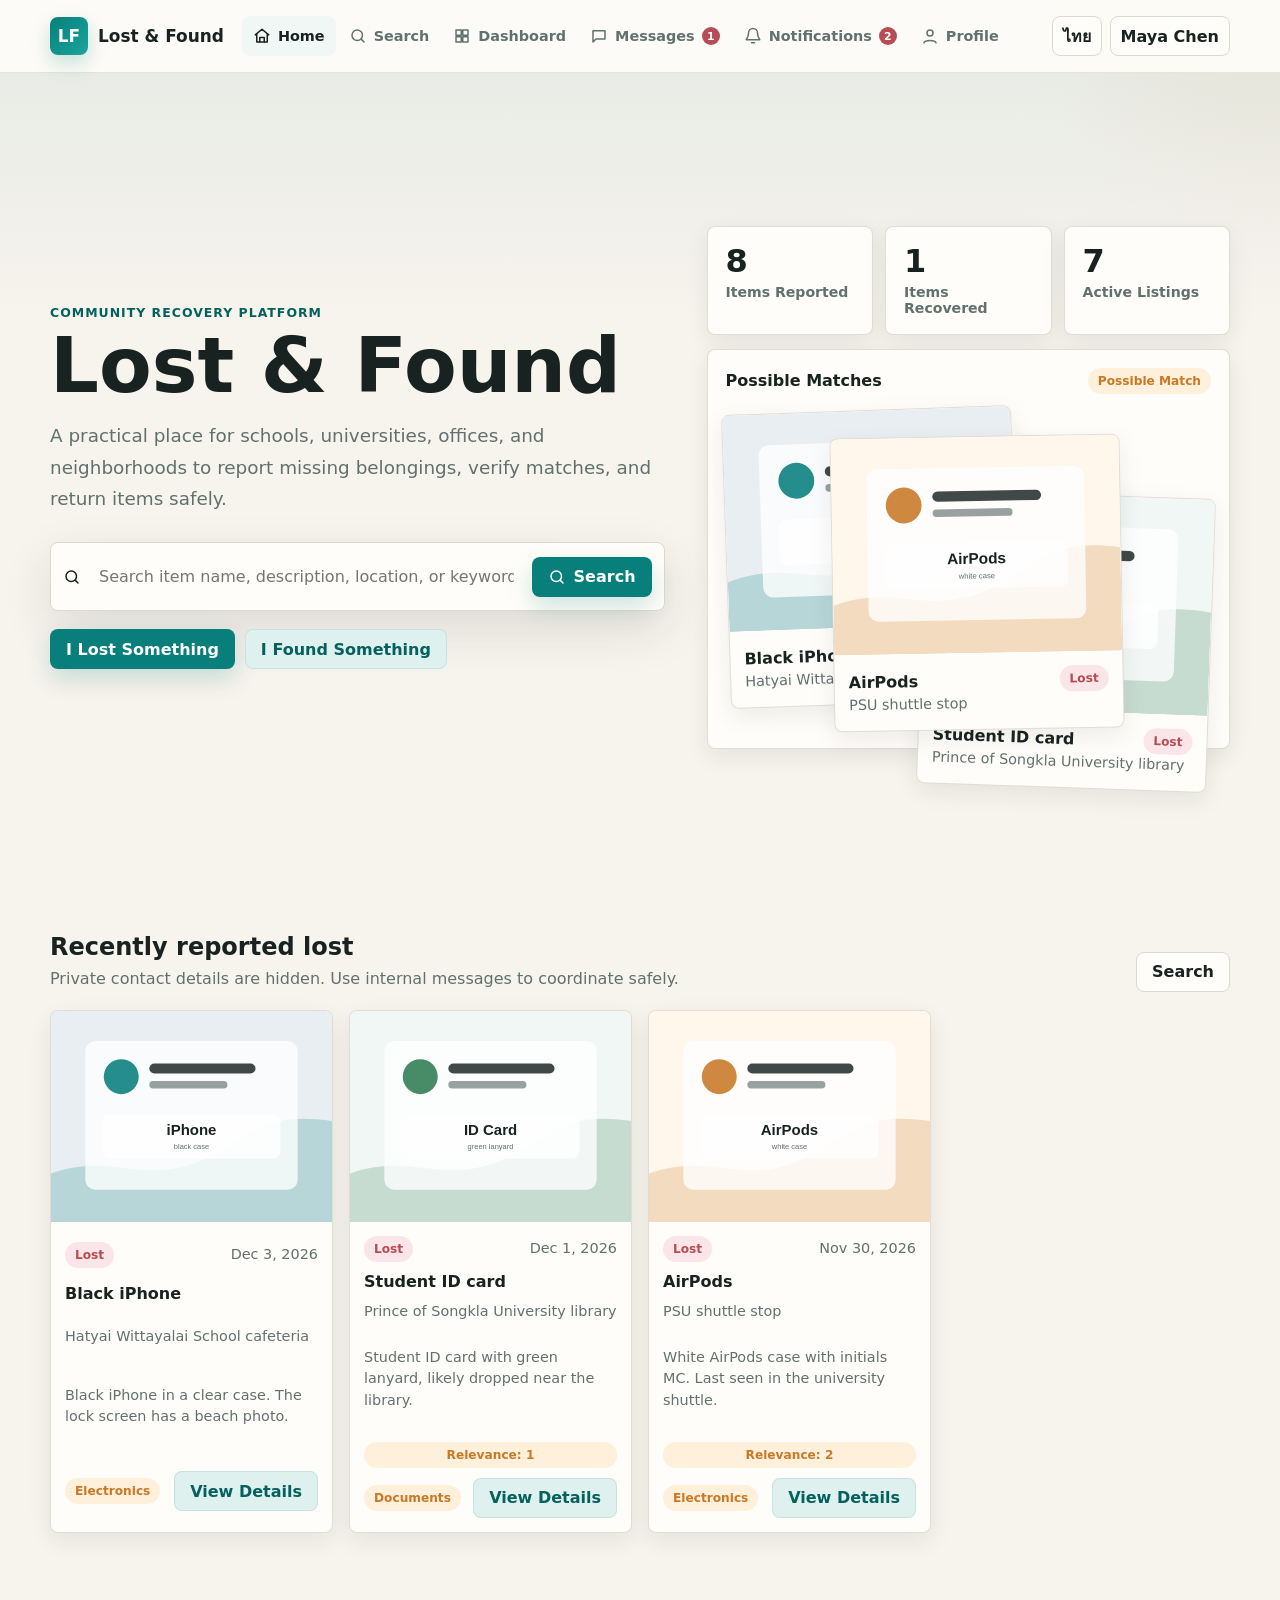
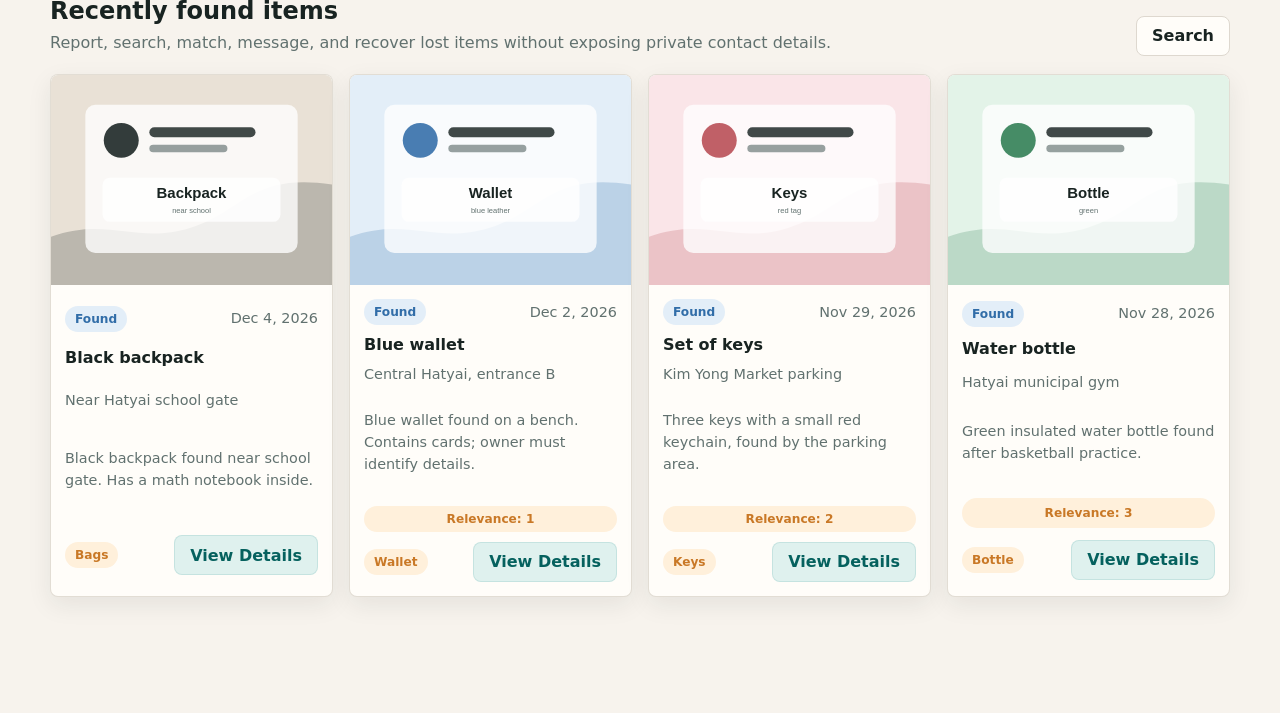
<file: outputs/lost-found/index.html>
<!doctype html>
<html lang="en">
  <head>
    <meta charset="utf-8" />
    <meta name="viewport" content="width=device-width, initial-scale=1" />
    <title>Lost & Found</title>
    <meta
      name="description"
      content="A modern bilingual platform to report, search, match, message, and recover lost and found items."
    />
    <link rel="stylesheet" href="styles.css" />
  </head>
  <body>
    <div id="app"></div>
    <div id="toast-region" aria-live="polite" aria-atomic="true"></div>
    <script src="app.js"></script>
  </body>
</html>
</file>
<file: outputs/lost-found/styles.css>
:root {
  --bg: #f7f3ed;
  --surface: #fffdf9;
  --surface-2: #f0f7f5;
  --ink: #182321;
  --muted: #61716f;
  --line: #ded8cf;
  --accent: #087f7b;
  --accent-strong: #05615e;
  --accent-soft: #dff1ee;
  --amber: #c97826;
  --amber-soft: #fff0db;
  --rose: #b84c54;
  --rose-soft: #fae5e8;
  --green: #2e7d52;
  --green-soft: #e3f3e8;
  --blue: #316da8;
  --blue-soft: #e3eef8;
  --shadow: 0 18px 50px rgba(31, 43, 39, 0.12);
  --shadow-soft: 0 8px 24px rgba(31, 43, 39, 0.08);
  --radius: 8px;
  --max: 1180px;
  font-family: Inter, ui-sans-serif, system-ui, -apple-system, BlinkMacSystemFont, "Segoe UI", sans-serif;
  color: var(--ink);
  background: var(--bg);
}

* {
  box-sizing: border-box;
}

html {
  scroll-behavior: smooth;
}

body {
  margin: 0;
  min-height: 100vh;
  background:
    linear-gradient(180deg, rgba(8, 127, 123, 0.08), transparent 320px),
    radial-gradient(circle at top right, rgba(201, 120, 38, 0.08), transparent 260px),
    var(--bg);
  letter-spacing: 0;
}

button,
input,
textarea,
select {
  font: inherit;
}

button {
  cursor: pointer;
}

a {
  color: inherit;
  text-decoration: none;
}

img {
  display: block;
  max-width: 100%;
}

.app-shell {
  min-height: 100vh;
  padding-bottom: 84px;
}

.topbar {
  position: sticky;
  top: 0;
  z-index: 50;
  background: rgba(255, 253, 249, 0.9);
  border-bottom: 1px solid rgba(222, 216, 207, 0.7);
  backdrop-filter: blur(18px);
}

.nav {
  width: min(var(--max), calc(100% - 32px));
  min-height: 72px;
  margin: 0 auto;
  display: flex;
  align-items: center;
  gap: 18px;
}

.brand {
  display: inline-flex;
  align-items: center;
  gap: 10px;
  font-weight: 850;
  font-size: 1.06rem;
  white-space: nowrap;
}

.brand-mark {
  width: 38px;
  height: 38px;
  display: grid;
  place-items: center;
  border-radius: 8px;
  color: white;
  background: linear-gradient(135deg, var(--accent), #1aa59d);
  box-shadow: 0 8px 20px rgba(8, 127, 123, 0.23);
  font-weight: 900;
}

.nav-links {
  display: flex;
  align-items: center;
  gap: 2px;
  flex: 1;
}

.nav-link {
  position: relative;
  display: inline-flex;
  align-items: center;
  gap: 7px;
  min-height: 40px;
  padding: 0 11px;
  border-radius: 8px;
  color: var(--muted);
  font-weight: 700;
  font-size: 0.9rem;
}

.nav-link.active,
.nav-link:hover {
  color: var(--ink);
  background: var(--surface-2);
}

.nav-actions {
  display: flex;
  align-items: center;
  gap: 8px;
}

.icon {
  width: 18px;
  height: 18px;
  flex: 0 0 18px;
  stroke: currentColor;
  stroke-width: 2;
  stroke-linecap: round;
  stroke-linejoin: round;
  fill: none;
}

.badge-dot {
  min-width: 18px;
  height: 18px;
  padding: 0 5px;
  display: inline-grid;
  place-items: center;
  border-radius: 999px;
  color: white;
  background: var(--rose);
  font-size: 0.68rem;
  font-weight: 850;
}

.lang-toggle,
.user-switch,
.mobile-menu-button,
.ghost-button,
.primary-button,
.secondary-button,
.danger-button,
.icon-button {
  min-height: 40px;
  border: 1px solid transparent;
  border-radius: 8px;
  display: inline-flex;
  align-items: center;
  justify-content: center;
  gap: 8px;
  font-weight: 800;
  transition: transform 0.16s ease, box-shadow 0.16s ease, background 0.16s ease, border-color 0.16s ease;
}

.lang-toggle,
.user-switch,
.ghost-button,
.icon-button {
  background: var(--surface);
  color: var(--ink);
  border-color: var(--line);
}

.lang-toggle,
.user-switch {
  padding: 0 10px;
}

.mobile-menu-button {
  display: none;
  width: 42px;
  background: var(--surface);
  border-color: var(--line);
}

.primary-button,
.secondary-button,
.danger-button,
.ghost-button {
  padding: 0 15px;
}

.primary-button {
  color: white;
  background: var(--accent);
  box-shadow: 0 10px 24px rgba(8, 127, 123, 0.2);
}

.primary-button:hover {
  background: var(--accent-strong);
  transform: translateY(-1px);
}

.secondary-button {
  color: var(--accent-strong);
  background: var(--accent-soft);
  border-color: rgba(8, 127, 123, 0.12);
}

.danger-button {
  color: var(--rose);
  background: var(--rose-soft);
  border-color: rgba(184, 76, 84, 0.16);
}

.ghost-button:hover,
.icon-button:hover,
.lang-toggle:hover,
.user-switch:hover {
  transform: translateY(-1px);
  box-shadow: var(--shadow-soft);
}

.icon-button {
  width: 40px;
  padding: 0;
}

.container {
  width: min(var(--max), calc(100% - 32px));
  margin: 0 auto;
}

.hero {
  min-height: calc(100vh - 72px);
  display: grid;
  align-items: center;
  padding: 40px 0;
}

.hero-grid {
  display: grid;
  grid-template-columns: minmax(0, 1.08fr) minmax(320px, 0.92fr);
  gap: 42px;
  align-items: center;
}

.eyebrow {
  color: var(--accent-strong);
  font-weight: 850;
  text-transform: uppercase;
  font-size: 0.78rem;
  letter-spacing: 0.08em;
}

.hero h1,
.page-title h1 {
  margin: 10px 0 12px;
  font-size: clamp(2.55rem, 6vw, 5.6rem);
  line-height: 0.94;
  letter-spacing: 0;
}

.hero-copy {
  max-width: 680px;
  color: var(--muted);
  font-size: 1.15rem;
  line-height: 1.7;
}

.search-panel {
  margin-top: 28px;
  padding: 12px;
  display: flex;
  gap: 10px;
  align-items: center;
  background: var(--surface);
  border: 1px solid var(--line);
  border-radius: 8px;
  box-shadow: var(--shadow);
}

.search-panel input {
  width: 100%;
  min-width: 0;
  border: 0;
  outline: 0;
  background: transparent;
  color: var(--ink);
  padding: 12px 8px;
  font-size: 1rem;
}

.hero-actions,
.button-row {
  display: flex;
  flex-wrap: wrap;
  gap: 10px;
  margin-top: 18px;
}

.hero-side {
  align-self: stretch;
  display: grid;
  gap: 14px;
}

.feature-strip {
  display: grid;
  grid-template-columns: repeat(3, 1fr);
  gap: 12px;
}

.stat-card,
.mini-card,
.panel,
.item-card,
.conversation-card,
.notification-row,
.profile-head,
.form-card,
.empty-state {
  background: var(--surface);
  border: 1px solid rgba(222, 216, 207, 0.86);
  border-radius: 8px;
  box-shadow: var(--shadow-soft);
}

.stat-card {
  padding: 18px;
}

.stat-value {
  font-size: 2rem;
  font-weight: 900;
  line-height: 1;
}

.stat-label {
  margin-top: 7px;
  color: var(--muted);
  font-weight: 700;
  font-size: 0.88rem;
}

.hero-showcase {
  min-height: 400px;
  padding: 18px;
  display: grid;
  grid-template-rows: auto 1fr;
  gap: 16px;
}

.showcase-top {
  display: flex;
  justify-content: space-between;
  align-items: center;
  gap: 12px;
}

.showcase-stack {
  position: relative;
  min-height: 312px;
}

.floating-item {
  position: absolute;
  width: min(290px, 78%);
  overflow: hidden;
  transition: transform 0.25s ease;
}

.floating-item:hover {
  transform: translateY(-5px) rotate(0deg);
}

.floating-item:nth-child(1) {
  top: 0;
  left: 0;
  transform: rotate(-2deg);
}

.floating-item:nth-child(2) {
  top: 84px;
  right: 0;
  transform: rotate(2deg);
}

.floating-item:nth-child(3) {
  bottom: 0;
  left: 22%;
  transform: rotate(-1deg);
}

.item-thumb {
  aspect-ratio: 4 / 3;
  width: 100%;
  object-fit: cover;
  background: var(--surface-2);
}

.mini-card-body,
.item-card-body {
  padding: 14px;
}

.mini-title,
.item-title {
  margin: 0;
  font-size: 1rem;
  font-weight: 850;
}

.muted,
.meta {
  color: var(--muted);
}

.meta {
  font-size: 0.9rem;
  line-height: 1.5;
}

.status-badge,
.confidence,
.category-pill {
  display: inline-flex;
  align-items: center;
  justify-content: center;
  gap: 6px;
  border-radius: 999px;
  padding: 5px 10px;
  min-height: 26px;
  font-size: 0.76rem;
  font-weight: 850;
}

.badge-lost {
  color: var(--rose);
  background: var(--rose-soft);
}

.badge-found {
  color: var(--blue);
  background: var(--blue-soft);
}

.badge-recovered {
  color: var(--green);
  background: var(--green-soft);
}

.badge-match {
  color: var(--amber);
  background: var(--amber-soft);
}

.section {
  padding: 32px 0;
}

.section-head,
.page-title {
  display: flex;
  align-items: end;
  justify-content: space-between;
  gap: 18px;
  margin-bottom: 18px;
}

.section-head h2,
.page-title h1 {
  margin: 0;
}

.section-head p,
.page-title p {
  margin: 6px 0 0;
  color: var(--muted);
  line-height: 1.55;
}

.grid {
  display: grid;
  gap: 16px;
}

.grid.cards {
  grid-template-columns: repeat(4, minmax(0, 1fr));
}

.grid.two {
  grid-template-columns: repeat(2, minmax(0, 1fr));
}

.grid.three {
  grid-template-columns: repeat(3, minmax(0, 1fr));
}

.item-card {
  overflow: hidden;
  display: flex;
  flex-direction: column;
}

.item-card .item-card-body {
  flex: 1;
  display: grid;
  gap: 10px;
}

.card-foot {
  display: flex;
  align-items: center;
  justify-content: space-between;
  gap: 10px;
}

.filters-layout {
  display: grid;
  grid-template-columns: 288px minmax(0, 1fr);
  gap: 18px;
  align-items: start;
}

.panel,
.form-card,
.profile-head {
  padding: 18px;
}

.filters {
  position: sticky;
  top: 90px;
  display: grid;
  gap: 12px;
}

.field {
  display: grid;
  gap: 7px;
}

.field label {
  color: var(--ink);
  font-size: 0.88rem;
  font-weight: 850;
}

.field input,
.field textarea,
.field select {
  width: 100%;
  min-height: 44px;
  padding: 10px 12px;
  border: 1px solid var(--line);
  border-radius: 8px;
  outline: none;
  background: #fff;
  color: var(--ink);
}

.field textarea {
  min-height: 112px;
  resize: vertical;
}

.field input:focus,
.field textarea:focus,
.field select:focus {
  border-color: var(--accent);
  box-shadow: 0 0 0 3px rgba(8, 127, 123, 0.15);
}

.error-text {
  color: var(--rose);
  font-size: 0.84rem;
  font-weight: 750;
}

.toolbar {
  display: flex;
  flex-wrap: wrap;
  align-items: center;
  justify-content: space-between;
  gap: 12px;
  margin-bottom: 14px;
}

.segmented {
  display: inline-flex;
  padding: 4px;
  gap: 4px;
  border-radius: 8px;
  border: 1px solid var(--line);
  background: var(--surface);
}

.segmented button {
  min-height: 34px;
  padding: 0 12px;
  border: 0;
  border-radius: 7px;
  background: transparent;
  color: var(--muted);
  font-weight: 850;
}

.segmented button.active {
  background: var(--accent);
  color: white;
}

.form-shell {
  display: grid;
  grid-template-columns: 250px minmax(0, 1fr);
  gap: 18px;
}

.steps {
  display: grid;
  gap: 10px;
}

.step {
  padding: 13px;
  border-radius: 8px;
  border: 1px solid var(--line);
  background: var(--surface);
  color: var(--muted);
  font-weight: 850;
}

.step.active {
  color: var(--accent-strong);
  border-color: rgba(8, 127, 123, 0.35);
  background: var(--accent-soft);
}

.form-grid {
  display: grid;
  grid-template-columns: repeat(2, minmax(0, 1fr));
  gap: 14px;
}

.span-2 {
  grid-column: 1 / -1;
}

.dropzone {
  min-height: 180px;
  border: 1.5px dashed rgba(8, 127, 123, 0.45);
  border-radius: 8px;
  background: var(--surface-2);
  display: grid;
  place-items: center;
  padding: 24px;
  text-align: center;
  transition: background 0.16s ease, border-color 0.16s ease;
}

.dropzone.drag {
  background: var(--accent-soft);
  border-color: var(--accent);
}

.upload-grid {
  display: grid;
  grid-template-columns: repeat(4, minmax(0, 1fr));
  gap: 12px;
  margin-top: 14px;
}

.upload-tile {
  position: relative;
  overflow: hidden;
  border-radius: 8px;
  border: 1px solid var(--line);
  background: var(--surface);
}

.upload-tile img {
  width: 100%;
  aspect-ratio: 1;
  object-fit: cover;
}

.upload-actions {
  position: absolute;
  inset: auto 6px 6px 6px;
  display: flex;
  gap: 5px;
  justify-content: center;
}

.upload-actions button {
  min-height: 30px;
  padding: 0 8px;
  border: 0;
  border-radius: 7px;
  color: white;
  background: rgba(24, 35, 33, 0.78);
  font-weight: 850;
}

.progress {
  height: 8px;
  overflow: hidden;
  border-radius: 999px;
  background: #e7e0d6;
  margin-top: 10px;
}

.progress > span {
  display: block;
  height: 100%;
  width: 0;
  background: var(--accent);
  transition: width 0.25s ease;
}

.detail-layout {
  display: grid;
  grid-template-columns: minmax(0, 1fr) 360px;
  gap: 18px;
  align-items: start;
}

.gallery {
  overflow: hidden;
}

.gallery-main {
  width: 100%;
  aspect-ratio: 16 / 10;
  object-fit: cover;
  border-radius: 8px;
  background: var(--surface-2);
}

.gallery-strip {
  display: flex;
  gap: 8px;
  margin-top: 10px;
  overflow-x: auto;
}

.gallery-strip img {
  width: 84px;
  height: 64px;
  object-fit: cover;
  border-radius: 8px;
  border: 2px solid transparent;
  cursor: pointer;
}

.gallery-strip img.active {
  border-color: var(--accent);
}

.detail-title {
  display: flex;
  justify-content: space-between;
  align-items: start;
  gap: 14px;
}

.detail-title h1 {
  margin: 0 0 8px;
  font-size: clamp(2rem, 4vw, 3.6rem);
  line-height: 1;
}

.info-list {
  display: grid;
  grid-template-columns: repeat(2, minmax(0, 1fr));
  gap: 12px;
}

.info-list div {
  padding: 12px;
  border-radius: 8px;
  background: var(--surface-2);
}

.info-list dt {
  color: var(--muted);
  font-size: 0.8rem;
  font-weight: 800;
}

.info-list dd {
  margin: 4px 0 0;
  font-weight: 850;
}

.poster {
  display: flex;
  gap: 12px;
  align-items: center;
}

.avatar {
  width: 46px;
  height: 46px;
  display: grid;
  place-items: center;
  border-radius: 50%;
  overflow: hidden;
  color: white;
  background: var(--accent);
  font-weight: 900;
  flex: 0 0 46px;
}

.avatar img {
  width: 100%;
  height: 100%;
  object-fit: cover;
}

.match-card {
  padding: 12px;
  display: grid;
  grid-template-columns: 82px minmax(0, 1fr);
  gap: 12px;
  border: 1px solid var(--line);
  border-radius: 8px;
  background: var(--surface);
}

.match-card img {
  width: 82px;
  height: 70px;
  object-fit: cover;
  border-radius: 8px;
}

.confidence {
  margin-top: 6px;
  background: var(--amber-soft);
  color: var(--amber);
}

.chat-layout {
  display: grid;
  grid-template-columns: 330px minmax(0, 1fr);
  gap: 18px;
  min-height: 650px;
}

.conversation-list {
  display: grid;
  gap: 10px;
  align-content: start;
}

.conversation-card {
  width: 100%;
  padding: 12px;
  border-color: var(--line);
  text-align: left;
  display: grid;
  grid-template-columns: 58px minmax(0, 1fr) auto;
  gap: 10px;
  align-items: center;
  background: var(--surface);
}

.conversation-card.active {
  border-color: rgba(8, 127, 123, 0.45);
  background: var(--accent-soft);
}

.conversation-card img {
  width: 58px;
  height: 52px;
  object-fit: cover;
  border-radius: 8px;
}

.chat-panel {
  display: grid;
  grid-template-rows: auto 1fr auto;
  min-height: 650px;
  overflow: hidden;
}

.chat-header {
  padding-bottom: 14px;
  border-bottom: 1px solid var(--line);
}

.messages {
  padding: 16px 4px;
  overflow-y: auto;
  display: grid;
  gap: 10px;
  align-content: end;
}

.bubble {
  max-width: min(72%, 560px);
  padding: 10px 12px;
  border-radius: 8px;
  background: var(--surface-2);
  line-height: 1.45;
}

.bubble.mine {
  justify-self: end;
  color: white;
  background: var(--accent);
}

.bubble-time {
  margin-top: 4px;
  font-size: 0.72rem;
  opacity: 0.74;
}

.chat-input {
  display: grid;
  grid-template-columns: minmax(0, 1fr) auto;
  gap: 10px;
  padding-top: 14px;
  border-top: 1px solid var(--line);
}

.notification-row {
  padding: 14px;
  display: grid;
  grid-template-columns: minmax(0, 1fr) auto;
  gap: 12px;
  align-items: center;
}

.notification-row.unread {
  border-color: rgba(8, 127, 123, 0.35);
  background: #f7fffd;
}

.profile-head {
  display: grid;
  grid-template-columns: auto minmax(0, 1fr) auto;
  gap: 16px;
  align-items: center;
}

.profile-head .avatar {
  width: 78px;
  height: 78px;
  flex-basis: 78px;
  font-size: 1.4rem;
}

.listing-row {
  display: grid;
  grid-template-columns: 86px minmax(0, 1fr) auto;
  gap: 12px;
  align-items: center;
  padding: 12px;
  border: 1px solid var(--line);
  border-radius: 8px;
  background: var(--surface);
}

.listing-row img {
  width: 86px;
  height: 66px;
  object-fit: cover;
  border-radius: 8px;
}

.empty-state {
  padding: 34px;
  text-align: center;
  color: var(--muted);
}

.empty-state h3 {
  margin: 0 0 8px;
  color: var(--ink);
}

.skeleton {
  position: relative;
  overflow: hidden;
  min-height: 284px;
  border-radius: 8px;
  background: #e9e1d6;
}

.skeleton::after {
  content: "";
  position: absolute;
  inset: 0;
  transform: translateX(-100%);
  background: linear-gradient(90deg, transparent, rgba(255, 255, 255, 0.55), transparent);
  animation: shimmer 1.1s infinite;
}

@keyframes shimmer {
  100% {
    transform: translateX(100%);
  }
}

.toast-region,
#toast-region {
  position: fixed;
  right: 18px;
  bottom: 92px;
  z-index: 80;
  display: grid;
  gap: 10px;
}

.toast {
  max-width: 360px;
  padding: 12px 14px;
  color: white;
  background: var(--ink);
  border-radius: 8px;
  box-shadow: var(--shadow);
  animation: toastIn 0.22s ease;
}

@keyframes toastIn {
  from {
    opacity: 0;
    transform: translateY(8px);
  }
}

.modal-backdrop {
  position: fixed;
  inset: 0;
  z-index: 70;
  padding: 20px;
  display: grid;
  place-items: center;
  background: rgba(24, 35, 33, 0.48);
}

.modal {
  width: min(540px, 100%);
  padding: 18px;
  border-radius: 8px;
  background: var(--surface);
  box-shadow: var(--shadow);
}

.bottom-nav {
  display: none;
}

.mobile-menu {
  display: none;
  border-top: 1px solid var(--line);
  padding: 8px 16px 14px;
  background: var(--surface);
}

.mobile-menu.open {
  display: grid;
  gap: 4px;
}

.mobile-menu .nav-link {
  width: 100%;
  justify-content: flex-start;
}

@media (max-width: 1000px) {
  .nav-links {
    display: none;
  }

  .mobile-menu-button {
    display: inline-flex;
  }

  .hero-grid,
  .filters-layout,
  .detail-layout,
  .form-shell,
  .chat-layout {
    grid-template-columns: 1fr;
  }

  .hero {
    min-height: auto;
  }

  .filters {
    position: static;
  }

  .grid.cards,
  .grid.three {
    grid-template-columns: repeat(2, minmax(0, 1fr));
  }

  .chat-layout,
  .chat-panel {
    min-height: 560px;
  }
}

@media (max-width: 720px) {
  .app-shell {
    padding-bottom: 78px;
  }

  .nav {
    width: min(100% - 24px, var(--max));
    min-height: 64px;
  }

  .brand span:last-child {
    display: none;
  }

  .user-switch {
    max-width: 120px;
    overflow: hidden;
    text-overflow: ellipsis;
    white-space: nowrap;
  }

  .hero {
    padding-top: 22px;
  }

  .hero h1,
  .page-title h1 {
    font-size: 2.45rem;
  }

  .search-panel {
    display: grid;
  }

  .search-panel .primary-button {
    width: 100%;
  }

  .feature-strip,
  .grid.cards,
  .grid.two,
  .grid.three,
  .form-grid,
  .info-list,
  .upload-grid {
    grid-template-columns: 1fr;
  }

  .section-head,
  .page-title,
  .profile-head,
  .listing-row,
  .notification-row {
    align-items: stretch;
    grid-template-columns: 1fr;
  }

  .profile-head {
    display: grid;
    text-align: center;
    justify-items: center;
  }

  .listing-row {
    display: grid;
  }

  .listing-row img {
    width: 100%;
    height: auto;
    aspect-ratio: 16 / 9;
  }

  .floating-item {
    position: static;
    width: 100%;
    transform: none !important;
  }

  .showcase-stack {
    display: grid;
    gap: 12px;
    min-height: 0;
  }

  .hero-showcase {
    min-height: 0;
  }

  .bottom-nav {
    position: fixed;
    left: 0;
    right: 0;
    bottom: 0;
    z-index: 60;
    display: grid;
    grid-template-columns: repeat(5, 1fr);
    gap: 2px;
    padding: 8px 8px max(8px, env(safe-area-inset-bottom));
    background: rgba(255, 253, 249, 0.94);
    border-top: 1px solid var(--line);
    backdrop-filter: blur(16px);
  }

  .bottom-nav .nav-link {
    min-height: 48px;
    flex-direction: column;
    gap: 2px;
    padding: 4px;
    font-size: 0.72rem;
  }

  .bottom-nav .icon {
    width: 19px;
    height: 19px;
  }

  .bubble {
    max-width: 86%;
  }
}
</file>
